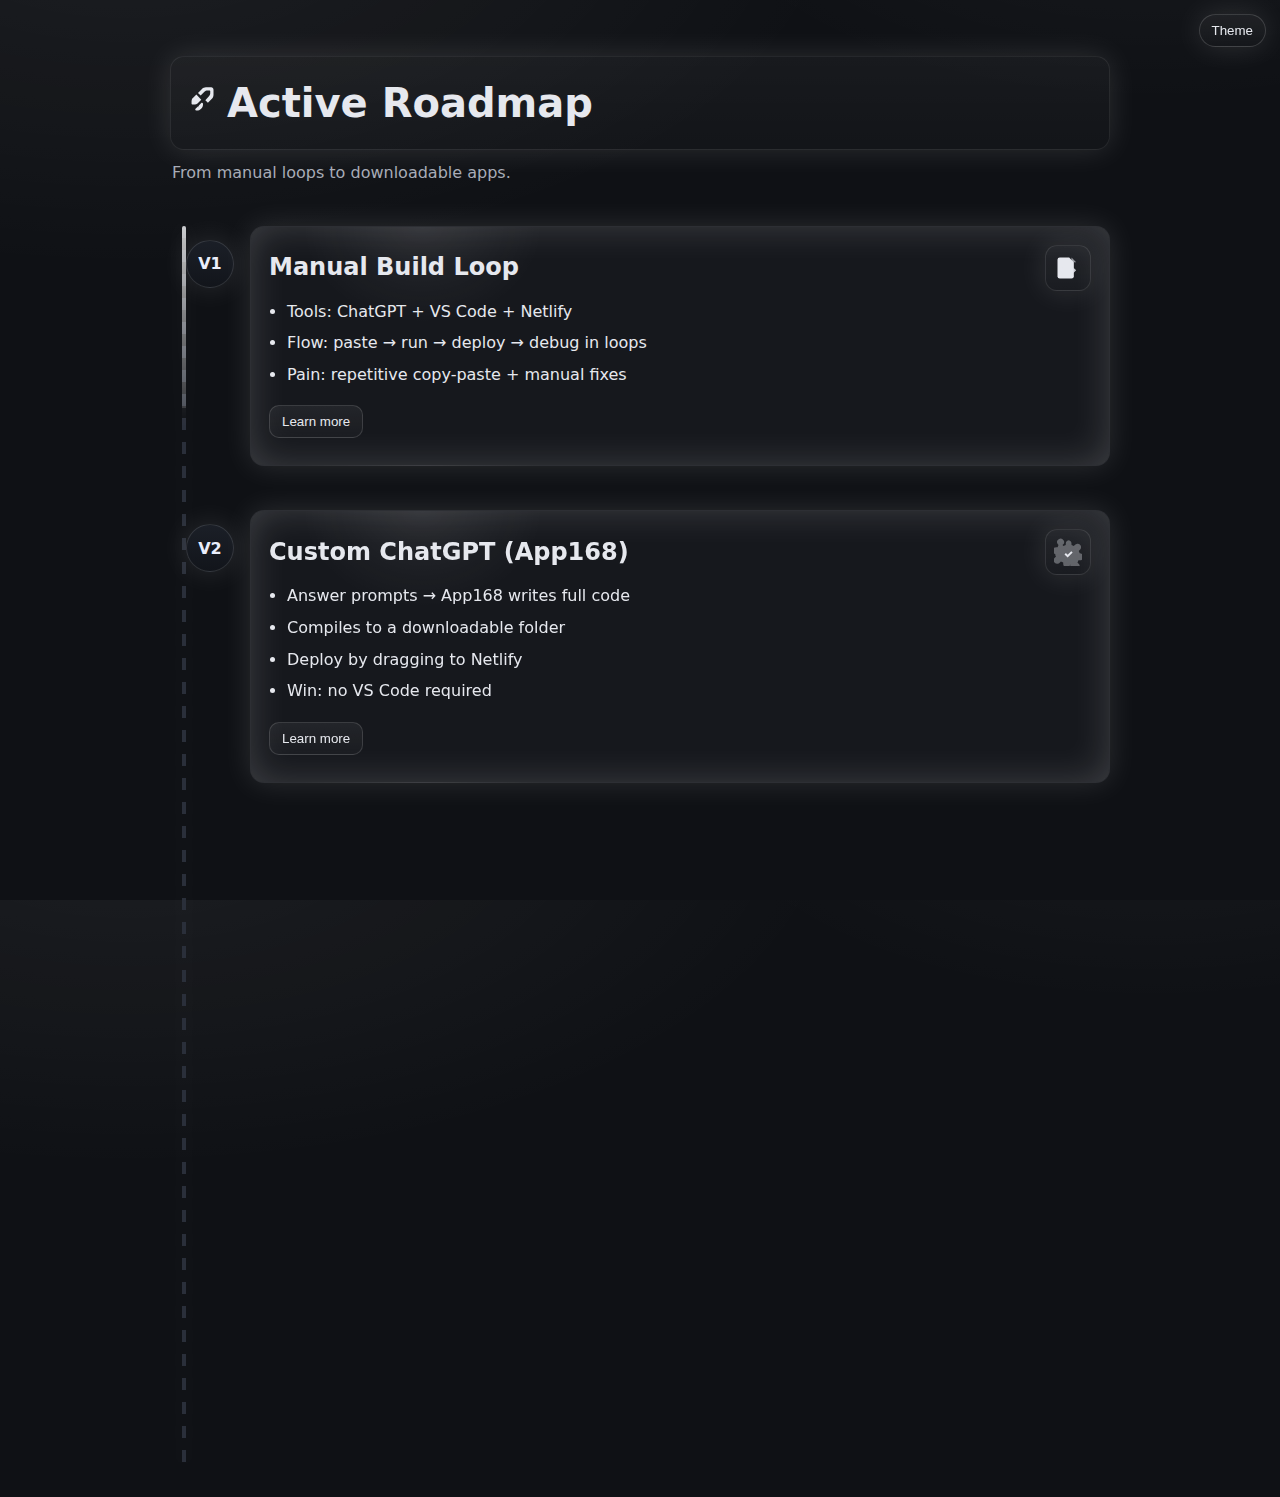
<file: ActiveRoadmapApp_Looped/index.html>
<!doctype html>
<html lang="en">
<head>
  <meta charset="utf-8">
  <meta name="viewport" content="width=device-width, initial-scale=1">
  <title>Active Roadmap — Clean</title>
  <meta name="description" content="Vertical roadmap with white glow on dark grey and gentle theme toggle.">
  <link rel="icon" href="assets/favicon.svg" type="image/svg+xml">
  <link rel="manifest" href="manifest.webmanifest">
  <meta name="theme-color" content="#0f1115">
  <link rel="stylesheet" href="styles.css">
</head>
<body>
  <!-- Floating Theme Toggle -->
  <button id="themeToggle" class="floating-btn" title="Toggle theme">Theme</button>

  <header class="site-header">
    <div class="title-wrap glow">
      <span class="icon rocket" aria-hidden="true">
        <svg viewBox="0 0 24 24" width="28" height="28" aria-label="Rocket">
          <path fill="currentColor" d="M14.5 2c-1.2 0-2.6.6-3.6 1.6L7.7 6.8 10 9l3.2-3.2c.7-.7 1.7-1.1 2.6-1.1h1.9c.3 0 .5.2.5.5v1.9c0 .9-.4 1.9-1.1 2.6L14 13l2.2 2.3 3.2-3.2c1-1 1.6-2.4 1.6-3.6V4c0-1.1-.9-2-2-2h-3.1z"/>
          <path fill="currentColor" d="M6.3 8.2 3.1 11.4c-.6.6-.9 1.4-.9 2.3v2.1c0 .5.4.9.9.9H5c.8 0 1.6-.3 2.3-.9l3.2-3.2L6.3 8.2z"/>
          <path fill="currentColor" d="M8.5 18.2c-.4 0-.8.1-1.1.4l-1.8 1.8c-.5.5-.2 1.4.5 1.5 1.6.2 3.1-.4 4.3-1.6 1.2-1.2 1.8-2.7 1.6-4.3-.1-.7-1-.9-1.5-.5l-1.8 1.8c-.3.3-.4.7-.4 1.1 0 .5-.4.8-.8.8z"/>
        </svg>
      </span>
      <h1>Active Roadmap</h1>
    </div>
    <p class="subtitle">From manual loops to downloadable apps.</p>
  </header>
  <noscript><div style="max-width:980px;margin:12px auto;padding:12px 16px;color:#fff;background:#b74e3a;border-radius:10px;">JavaScript is disabled — scroll effects are off. Content will be shown without animations.</div></noscript>

  <main class="roadmap">
    <div class="track" aria-hidden="true"><div class="track-glow"></div></div>

    <section class="stage reveal fx-up" id="v1" data-step="V1"><div class="badge">V1</div>
      <article class="card glow">
        <div class="card-head">
          <h2>Manual Build Loop</h2>
          <span class="card-icon">
            <svg viewBox="0 0 24 24" width="28" height="28" aria-label="Editor">
              <path fill="currentColor" d="M3 5a2 2 0 0 1 2-2h8l4 4v12a2 2 0 0 1-2 2H5a2 2 0 0 1-2-2V5z"/>
              <path fill="currentColor" d="M15 3v4h4" opacity=".6"/>
              <path fill="currentColor" d="M7.5 11.5 5 14l2.5 2.5M16.5 11.5 19 14l-2.5 2.5M10 17h4" opacity=".85"/>
            </svg>
          </span>
        </div>
        <ul class="bullets">
          <li>Tools: ChatGPT + VS Code + Netlify</li>
          <li>Flow: paste → run → deploy → debug in loops</li>
          <li>Pain: repetitive copy-paste + manual fixes</li>
        </ul>
      <button class="expand-btn" aria-expanded="false" aria-controls="v1-panel">Learn more</button><div class="expand-panel" id="v1-panel" role="region" aria-hidden="true">
    <div class="loop" data-panel="v1-panel">
      <div class="loop-header">Build loop</div>
      <ol class="loop-steps">
        <li class="loop-step"><span class="dot"></span><span class="txt">Prompt ChatGPT</span></li>
<li class="loop-step"><span class="dot"></span><span class="txt">ChatGPT generates code</span></li>
<li class="loop-step"><span class="dot"></span><span class="txt">Paste into VS Code</span></li>
<li class="loop-step"><span class="dot"></span><span class="txt">Edit & fix errors</span></li>
<li class="loop-step"><span class="dot"></span><span class="txt">Deploy to Netlify (host live)</span></li>
      </ol>
    </div>
    
      
<ul>
  <li>Why it mattered: it forced clarity on the build process.</li>
  <li>Costs: time spent copying, pasting, chasing errors.</li>
  <li>Outcome: foundation for automation in later versions.</li>
</ul>

    </div></article>
    </section>

    <section class="stage reveal fx-left" id="v2" data-step="V2"><div class="badge">V2</div>
      <article class="card glow">
        <div class="card-head">
          <h2>Custom ChatGPT (App168)</h2>
          <span class="card-icon">
            <svg viewBox="0 0 24 24" width="28" height="28" aria-label="Automation">
              <path fill="currentColor" d="M12 2a3 3 0 0 1 3 3v1.1a7.9 7.9 0 0 1 2 .8l.8-.8a3 3 0 1 1 4.2 4.2l-.8.8c.3.6.6 1.3.8 2H22a3 3 0 1 1 0 6h-1.1a7.9 7.9 0 0 1-.8 2l.8.8a3 3 0 1 1-4.2 4.2l-.8-.8a7.9 7.9 0 0 1-2 .8V22a3 3 0 1 1-6 0v-1.1a7.9 7.9 0 0 1-2-.8l-.8.8a3 3 0 1 1-4.2-4.2l.8-.8a7.9 7.9 0 0 1-.8-2H2a3 3 0 1 1 0-6h1.1c.2-.7.5-1.4.8-2l-.8-.8A3 3 0 1 1 7.3 6l.8.8c.6-.3 1.3-.6 2-.8V5a3 3 0 0 1 3-3z" opacity=".35"/>
              <path fill="currentColor" d="M10.2 12.9 9 14.1l2.7 2.7 4.3-4.3-1.2-1.2-3.1 3.1-1.5-1.5z"/>
            </svg>
          </span>
        </div>
        <ul class="bullets">
          <li>Answer prompts → App168 writes full code</li>
          <li>Compiles to a downloadable folder</li>
          <li>Deploy by dragging to Netlify</li>
          <li>Win: no VS Code required</li>
        </ul>
      <button class="expand-btn" aria-expanded="false" aria-controls="v2-panel">Learn more</button><div class="expand-panel" id="v2-panel" role="region" aria-hidden="true">
    <div class="loop" data-panel="v2-panel">
      <div class="loop-header">Build loop</div>
      <ol class="loop-steps">
        <li class="loop-step"><span class="dot"></span><span class="txt">Answer prompts in App168</span></li>
<li class="loop-step"><span class="dot"></span><span class="txt">App168 writes full code</span></li>
<li class="loop-step"><span class="dot"></span><span class="txt">Download compiled folder</span></li>
<li class="loop-step"><span class="dot"></span><span class="txt">Drag to Netlify (deploy)</span></li>
      </ol>
    </div>
    
      
<ul>
  <li>Prompted questions feed a generator that writes the full codebase.</li>
  <li>Output: a single downloadable package ready for hosting.</li>
  <li>Impact: removed local editor requirements for simple builds.</li>
</ul>

    </div></article>
    </section>

    <section class="stage reveal fx-right" id="v21" data-step="V2.1"><div class="badge">V2.1</div>
      <article class="card glow">
        <div class="card-head">
          <h2>Instant Deploy + Viewports</h2>
          <span class="card-icon">
            <svg viewBox="0 0 24 24" width="28" height="28" aria-label="Devices">
              <rect x="2" y="5" width="12" height="9" rx="2" fill="currentColor" opacity=".85"/>
              <rect x="6" y="13" width="16" height="8" rx="2" fill="currentColor" opacity=".45"/>
            </svg>
          </span>
        </div>
        <ul class="bullets">
          <li>Drag files into the Instant Deploy tray</li>
          <li>See a live viewport instantly</li>
          <li>Quick-toggle Desktop / Tablet / Mobile</li>
          <li>Win: rapid testing without deploy waits</li>
        </ul>
      <button class="expand-btn" aria-expanded="false" aria-controls="v21-panel">Learn more</button><div class="expand-panel" id="v21-panel" role="region" aria-hidden="true">
    <div class="loop" data-panel="v21-panel">
      <div class="loop-header">Build loop</div>
      <ol class="loop-steps">
        <li class="loop-step"><span class="dot"></span><span class="txt">Drop files into Instant Deploy</span></li>
<li class="loop-step"><span class="dot"></span><span class="txt">See live viewport</span></li>
<li class="loop-step"><span class="dot"></span><span class="txt">Switch Desktop / Tablet / Mobile</span></li>
<li class="loop-step"><span class="dot"></span><span class="txt">Iterate faster</span></li>
      </ol>
    </div>
    
      
<ul>
  <li>Instant Deploy tray previews your app live.</li>
  <li>Multi-viewport checks reduce CSS guesswork.</li>
  <li>Result: faster iteration loop; fewer redeploys.</li>
</ul>

    </div></article>
    </section>

    <section class="stage reveal fx-tilt" id="v3" data-step="V3"><div class="badge">V3</div>
      <article class="card glow">
        <div class="card-head">
          <h2>Downloadable Apps</h2>
          <span class="card-icon">
            <svg viewBox="0 0 24 24" width="28" height="28" aria-label="Executable">
              <path fill="currentColor" d="M6 2h8l4 4v14a2 2 0 0 1-2 2H6a2 2 0 0 1-2-2V4a2 2 0 0 1 2-2z"/>
              <path fill="currentColor" d="M14 2v4h4" opacity=".6"/>
              <text x="8" y="18" font-size="7" font-family="ui-monospace, Menlo, Consolas, monospace" fill="white" opacity=".9">EXE</text>
            </svg>
          </span>
        </div>
        <ul class="bullets">
          <li>Compile working web apps to native executables</li>
          <li>Users download & run locally</li>
          <li>Portable for testing & sharing</li>
        </ul>
      <button class="expand-btn" aria-expanded="false" aria-controls="v3-panel">Learn more</button><div class="expand-panel" id="v3-panel" role="region" aria-hidden="true">
    <div class="loop" data-panel="v3-panel">
      <div class="loop-header">Build loop</div>
      <ol class="loop-steps">
        <li class="loop-step"><span class="dot"></span><span class="txt">Wrap with packager (Tauri/Electron)</span></li>
<li class="loop-step"><span class="dot"></span><span class="txt">Build native executable</span></li>
<li class="loop-step"><span class="dot"></span><span class="txt">Users download & run</span></li>
<li class="loop-step"><span class="dot"></span><span class="txt">Collect feedback, iterate</span></li>
      </ol>
    </div>
    
      
<ul>
  <li>Use a packager (e.g., Tauri/Electron) to wrap your web app.</li>
  <li>Benefits: offline use, native menus, desktop integration.</li>
  <li>Status: next phase to operationalize distribution.</li>
</ul>

    </div></article>
    </section>

    <footer class="footer reveal">
      <p>Built for speed by App168 • Scroll to light the track • <a href="#v1">Back to top</a></p>
    </footer>
  </main>

  <script src="script.js"></script>
</body>
</html>
</file>
<file: ActiveRoadmapApp_Looped/styles.css>
/* Clean version — no viewport toolbar. Soft theme toggle included. */
:root{
  --bg:#0f1115;
  --panel:#16181d;
  --text:#e6e8ee;
  --muted:#a8acb7;
  --line:#2a2f3a;
  --accent:#eaeefb;
  --radius:14px;
  --maxw:980px;
  --glow-outer: 0 0 30px rgba(255,255,255,.12);
}

*{box-sizing:border-box}
html,body{height:100%}
body{
  margin:0;
  font:16px/1.6 system-ui, -apple-system, Segoe UI, Roboto, Ubuntu, Cantarell, Noto Sans, Arial, "Apple Color Emoji","Segoe UI Emoji";
  color:var(--text);
  background:
    radial-gradient(1200px 600px at 10% -10%, rgba(255,255,255,.06), transparent 60%),
    radial-gradient(800px 400px at 90% -15%, rgba(255,255,255,.04), transparent 60%),
    var(--bg);
  transition: background-color .25s ease, color .25s ease;
  overflow-x:hidden;
}

/* Floating theme button */
.floating-btn{
  position:fixed; top:14px; right:14px;
  z-index:1000;
  padding:8px 12px;
  border-radius:999px;
  border:1px solid rgba(255,255,255,.16);
  background:linear-gradient(180deg, rgba(255,255,255,.06), rgba(255,255,255,.02));
  color:var(--text);
  cursor:pointer;
  box-shadow: var(--glow-outer);
}

/* Header */
.site-header{ max-width:var(--maxw); margin:56px auto 8px; padding:0 20px }
.title-wrap{
  display:flex; align-items:center; gap:10px;
  padding:14px 18px;
  border:1px solid rgba(255,255,255,.08);
  border-radius:14px;
  background:linear-gradient(180deg, rgba(255,255,255,.04), rgba(255,255,255,.02));
  box-shadow: var(--glow-outer);
}
.title-wrap h1{ margin:0; font-size: clamp(28px, 4vw, 40px) }
.subtitle{ margin:10px 2px 0; color:var(--muted) }

/* Roadmap */
.roadmap{ position:relative; max-width:var(--maxw); margin:40px auto 120px; padding:0 20px }
.track{
  position:absolute; left:32px; top:0; bottom:0; width:4px;
  background: repeating-linear-gradient(to bottom, #2a2f3a, #2a2f3a 12px, transparent 12px, transparent 24px);
  border-radius:4px; filter: drop-shadow(0 0 10px rgba(255,255,255,.1)); overflow:hidden;
}
.track-glow{
  position:absolute; left:0; top:0; width:100%; height:0%;
  background: linear-gradient(180deg, rgba(255,255,255,.75), rgba(255,255,255,.18));
  box-shadow: 0 0 24px rgba(255,255,255,.65);
  mix-blend-mode:screen;
}

.stage{ position:relative; margin-left:80px; margin-bottom:44px }
.badge{
  position:absolute; left:-64px; top:14px; width:48px; height:48px;
  border-radius:999px; background: linear-gradient(180deg, #1b1f27, #12151b);
  border:1px solid rgba(255,255,255,.12); display:grid; place-items:center; font-weight:700;
  box-shadow: var(--glow-outer);
}
.card{
  background: radial-gradient(200px 160px at 20% 0%, rgba(255,255,255,.08), transparent 60%), #16181d;
  border: 1px solid rgba(255,255,255,.1);
  border-radius: 14px; padding: 18px 18px 16px; position:relative; overflow:hidden;
}
.card::before{ content:""; position:absolute; inset:-1px; border-radius:inherit; pointer-events:none;
  box-shadow: 0 0 0 1px rgba(255,255,255,.06) inset, 0 0 38px rgba(255,255,255,.18) inset }
.glow{ box-shadow: var(--glow-outer) }
.card-head{ display:flex; align-items:center; justify-content:space-between; gap:12px; margin-bottom:8px }
.card-head h2{ margin:0; font-size: clamp(18px, 2.6vw, 24px) }
.card-icon{ flex:0 0 auto; display:grid; place-items:center; padding:8px; border-radius:12px;
  background:linear-gradient(180deg, rgba(255,255,255,.06), rgba(255,255,255,.02));
  border:1px solid rgba(255,255,255,.1); box-shadow: var(--glow-outer) }
.bullets{ margin:8px 0 0 0; padding:0 0 0 18px }
.bullets li{ margin:6px 0 }

.footer{ text-align:center; margin:64px 0 24px; color:var(--muted) }
.footer a{ color:var(--accent) }

/* Reveal */
.reveal{ opacity:0; transform: translateY(24px) scale(.98); filter: blur(2px);
  transition: opacity .7s ease, transform .7s ease, filter .7s ease }
.reveal.visible{ opacity:1; transform: translateY(0) scale(1); filter: blur(0) }
.card:hover{ transform: translateY(-2px); transition: transform .25s ease }
.card:hover::before{ box-shadow: 0 0 0 1px rgba(255,255,255,.12) inset, 0 0 44px rgba(255,255,255,.22) inset }

/* Responsive */
@media (max-width:700px){
  .track{ left:24px }
  .stage{ margin-left:72px }
  .badge{ left:-56px; width:42px; height:42px }
}

/* Light theme (SOFT) — off-white background, soft shadows, darker text */
body.light{
  --bg:#f5f7fb;
  --panel:#ffffff;
  --text:#0e1116;
  --muted:#4a5668;
  --line:#d7dbe3;
  --accent:#1a2b59;
}
body.light .title-wrap,
body.light .card,
body.light .floating-btn{
  border-color: rgba(0,0,0,.08);
  background: linear-gradient(180deg, rgba(0,0,0,.02), rgba(0,0,0,.0));
  box-shadow: 0 0 24px rgba(0,0,0,.06);
}
body.light .card::before{
  box-shadow: 0 0 0 1px rgba(0,0,0,.05) inset, 0 0 32px rgba(0,0,0,.06) inset;
}
body.light .track{
  background: repeating-linear-gradient(to bottom, #cfd6e2, #cfd6e2 12px, transparent 12px, transparent 24px);
}
body.light .track-glow{
  background: linear-gradient(180deg, rgba(0,0,0,.18), rgba(0,0,0,.06));
  box-shadow: 0 0 20px rgba(0,0,0,.15);
  mix-blend-mode: multiply;
}

/* --- Extra scroll effects --- */
.reveal{ opacity:0; transform: translateY(24px) scale(.98); filter: blur(2px);
  transition: opacity .8s cubic-bezier(.22,.61,.36,1), transform .8s cubic-bezier(.22,.61,.36,1), filter .8s }
.reveal.visible{ opacity:1; transform: none; filter: none }
.fx-left{ transform: translateX(-28px) scale(.98) }
.fx-right{ transform: translateX(28px) scale(.98) }
.fx-tilt{ transform: perspective(600px) rotateX(6deg) translateY(18px) scale(.98); transform-origin: 50% 0 }
.fx-up{ transform: translateY(28px) scale(.98) }
.reveal.visible.fx-tilt{ transform: none }

/* Pulse the card glow when fully revealed */
.reveal.visible .card::before{
  animation: glowPulse 1.6s ease-out 1;
}
@keyframes glowPulse{
  0%{ box-shadow: 0 0 0 1px rgba(255,255,255,.06) inset, 0 0 10px rgba(255,255,255,.12) inset }
  60%{ box-shadow: 0 0 0 1px rgba(255,255,255,.14) inset, 0 0 44px rgba(255,255,255,.24) inset }
  100%{ box-shadow: 0 0 0 1px rgba(255,255,255,.08) inset, 0 0 32px rgba(255,255,255,.18) inset }
}

/* Smoother fill for the vertical track */
.track-glow{ transition: height .35s ease }

/* Expand button and panel */
.expand-btn{
  margin-top:12px;
  padding:8px 12px;
  border-radius:10px;
  border:1px solid rgba(255,255,255,.14);
  background:linear-gradient(180deg, rgba(255,255,255,.06), rgba(255,255,255,.02));
  color:var(--text);
  cursor:pointer;
  transition: transform .15s ease, box-shadow .2s ease, background .2s ease;
}
.expand-btn:hover{ transform: translateY(-1px); box-shadow: 0 6px 24px rgba(0,0,0,.3) }
.expand-btn[aria-expanded="true"]{ outline:2px solid rgba(255,255,255,.35) }

.expand-panel{
  margin-top:10px;
  border-top:1px dashed rgba(255,255,255,.15);
  overflow:hidden;
  max-height:0;
  opacity:0;
  filter: blur(4px);
  transform: translateY(8px) scale(.98);
  transition: max-height .45s ease, opacity .35s ease, filter .35s ease, transform .35s ease;
  will-change: max-height, opacity, transform;
  padding-top:0;
}
.expand-panel.open{
  opacity:1;
  filter:none;
  transform: none;
  padding-top:10px;
}

/* Badge text contrast for light mode */
.badge{ color: #eaeefb; }
body.light .badge{
  background: linear-gradient(180deg, #eef2f8, #e7ebf4);
  color:#0e1116;
  border-color: rgba(0,0,0,.12);
  box-shadow: 0 0 18px rgba(0,0,0,.06);
}

/* Visual build loop */
.loop{ margin-top:12px; background: linear-gradient(180deg, rgba(255,255,255,.04), rgba(255,255,255,.02));
  border:1px solid rgba(255,255,255,.08); border-radius:12px; padding:10px 12px; }
body.light .loop{ background: linear-gradient(180deg, rgba(0,0,0,.02), rgba(0,0,0,.00)); border-color: rgba(0,0,0,.08) }
.loop-header{ font-weight:700; letter-spacing:.3px; margin-bottom:6px; opacity:.9 }
.loop-steps{ list-style:none; margin:0; padding:0; display:grid; gap:8px }
.loop-step{ display:flex; align-items:center; gap:10px; padding:8px 10px; border-radius:10px;
  background: rgba(255,255,255,.02); border:1px solid rgba(255,255,255,.06); position:relative; }
body.light .loop-step{ background: rgba(0,0,0,.02); border-color: rgba(0,0,0,.06) }
.loop-step .dot{ width:10px; height:10px; border-radius:999px; background:#8d93a8; box-shadow:none; flex:0 0 auto }
.loop-step.active{ box-shadow: 0 0 24px rgba(255,255,255,.18), inset 0 0 22px rgba(255,255,255,.12) }
.loop-step.active .dot{ background:#ffffff; box-shadow: 0 0 16px rgba(255,255,255,.9) }
.loop-step .txt{ flex:1 }
</file>
